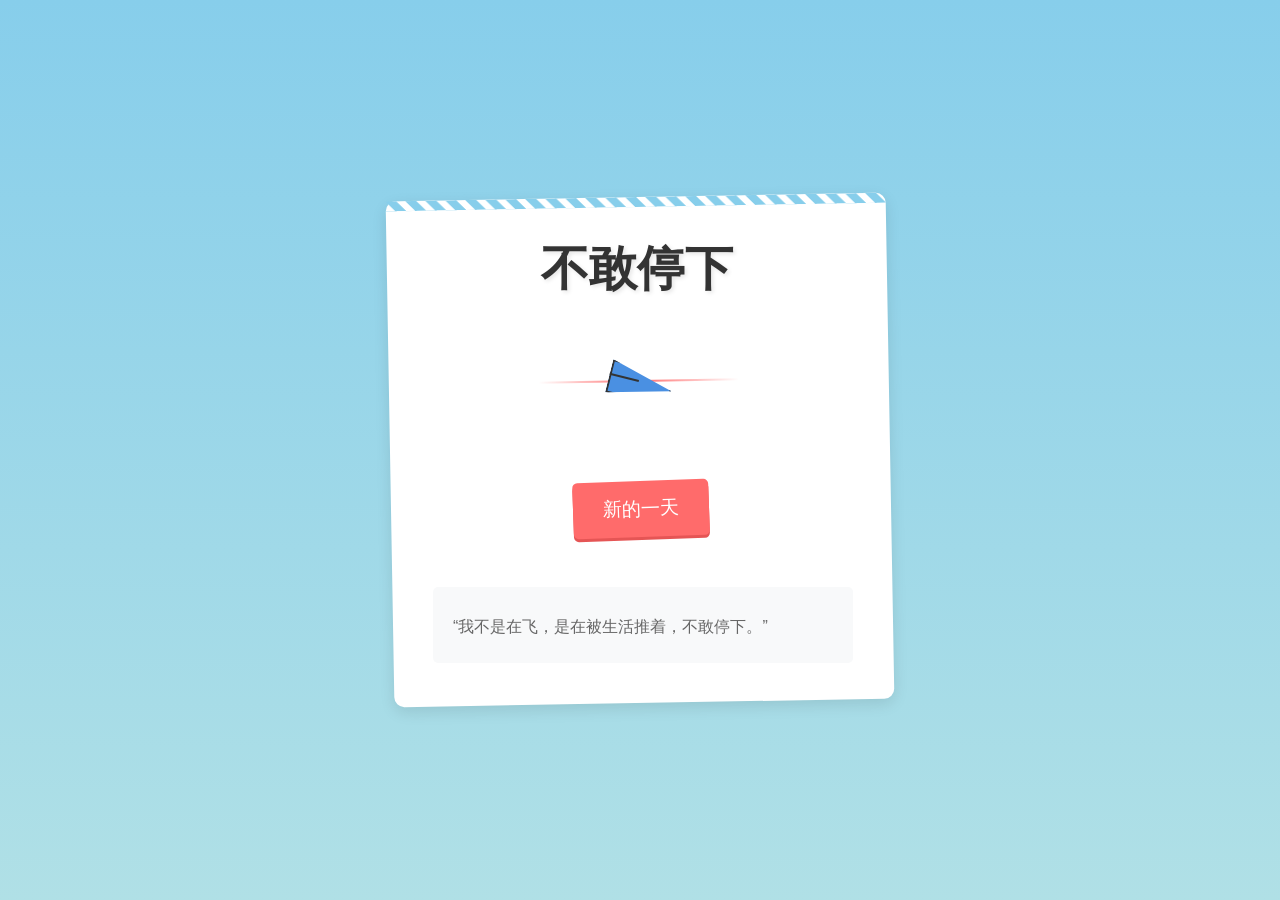
<file: index.html>
<!DOCTYPE html>
<html lang="zh-CN">
<head>
    <meta charset="UTF-8">
    <meta name="viewport" content="width=device-width, initial-scale=1.0">
    <title>不敢停下</title>
    <link rel="stylesheet" href="css/style.css">
</head>
<body>
    <div class="game-container">
        <div class="main-menu">
            <h1 class="game-title">不敢停下</h1>
            <div class="plane-trajectory">
                <div class="trajectory-line"></div>
                <div class="paper-plane-image"></div>
            </div>
            <button class="start-button" onclick="window.location.href='game.html'">新的一天</button>
            <div class="game-rules">
                <h2></h2>
                <p>“我不是在飞，是在被生活推着，不敢停下。”</p>
            </div>
        </div>
    </div>
</body>
</html>
</file>
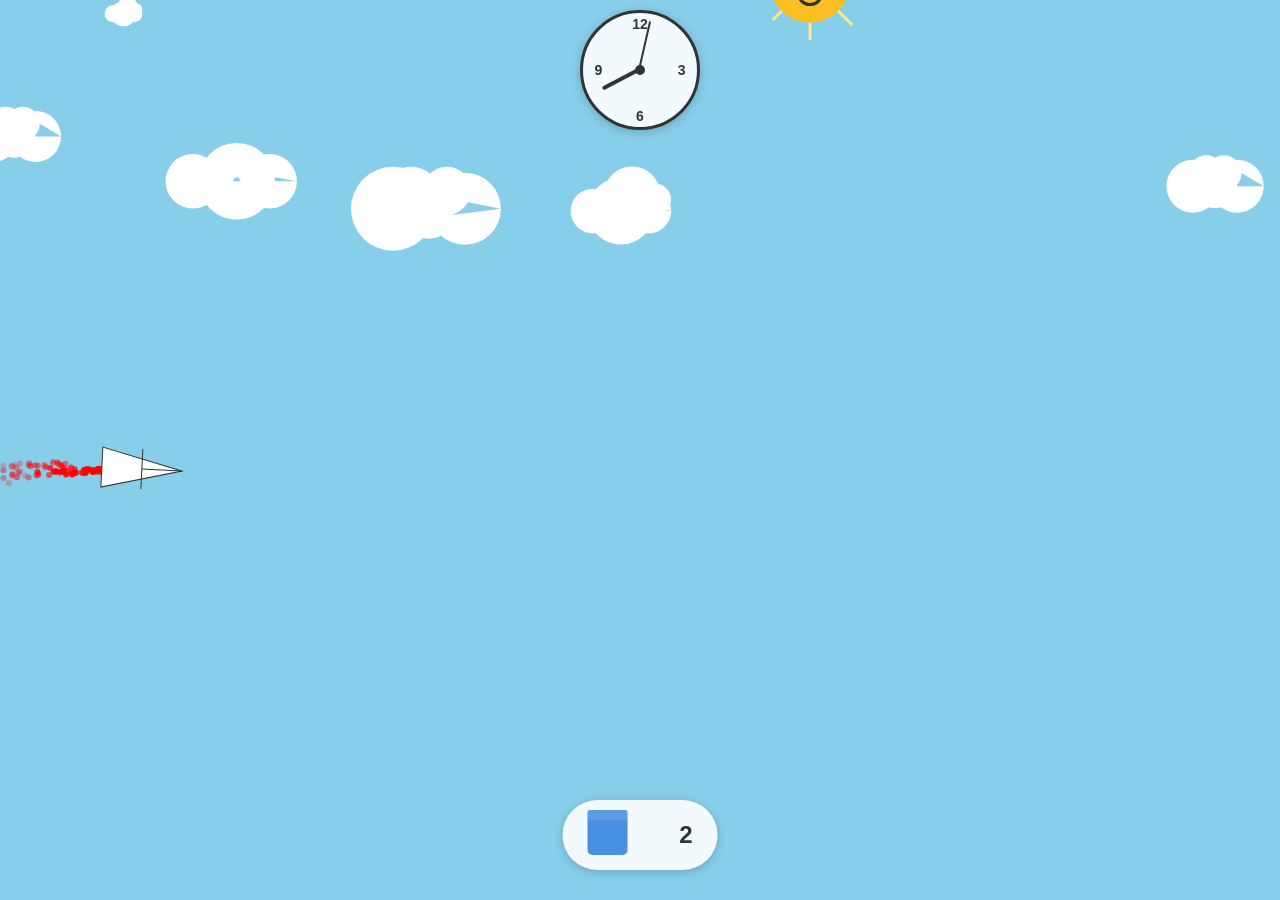
<file: game.html>
<!DOCTYPE html>
<html lang="zh-CN">
<head>
    <meta charset="UTF-8">
    <meta name="viewport" content="width=device-width, initial-scale=1.0">
    <title>不敢停下 - 游戏中</title>
    <link rel="stylesheet" href="css/style.css">
</head>
<body>
    <div class="clock-container">
        <div class="analog-clock">
            <div class="clock-face">
                <div class="hour-hand" id="hourHand"></div>
                <div class="minute-hand" id="minuteHand"></div>
                <div class="center-dot"></div>
                <div class="clock-numbers">
                    <div class="number">12</div>
                    <div class="number">3</div>
                    <div class="number">6</div>
                    <div class="number">9</div>
                </div>
            </div>
        </div>
    </div>
    <div class="work-counter">
        <div class="document-icon"></div>
        <div class="work-count" id="workCount">0</div>
    </div>
    <div class="game-container">
        <canvas id="gameCanvas"></canvas>
    </div>
    <script src="js/game-engine.js"></script>
    <script src="js/particle.js"></script>
    <script src="js/paper-plane.js"></script>
    <script src="js/enemy.js"></script>
    <script src="js/enemies/straight.js"></script>
    <script src="js/enemies/tracker.js"></script>
    <script src="js/enemies/giant.js"></script>
    <script src="js/enemies/left-to-right.js"></script>
    <script src="js/collision.js"></script>
    <script src="js/game-state.js"></script>
    <script src="js/main.js"></script>
</body>
</html>
</file>
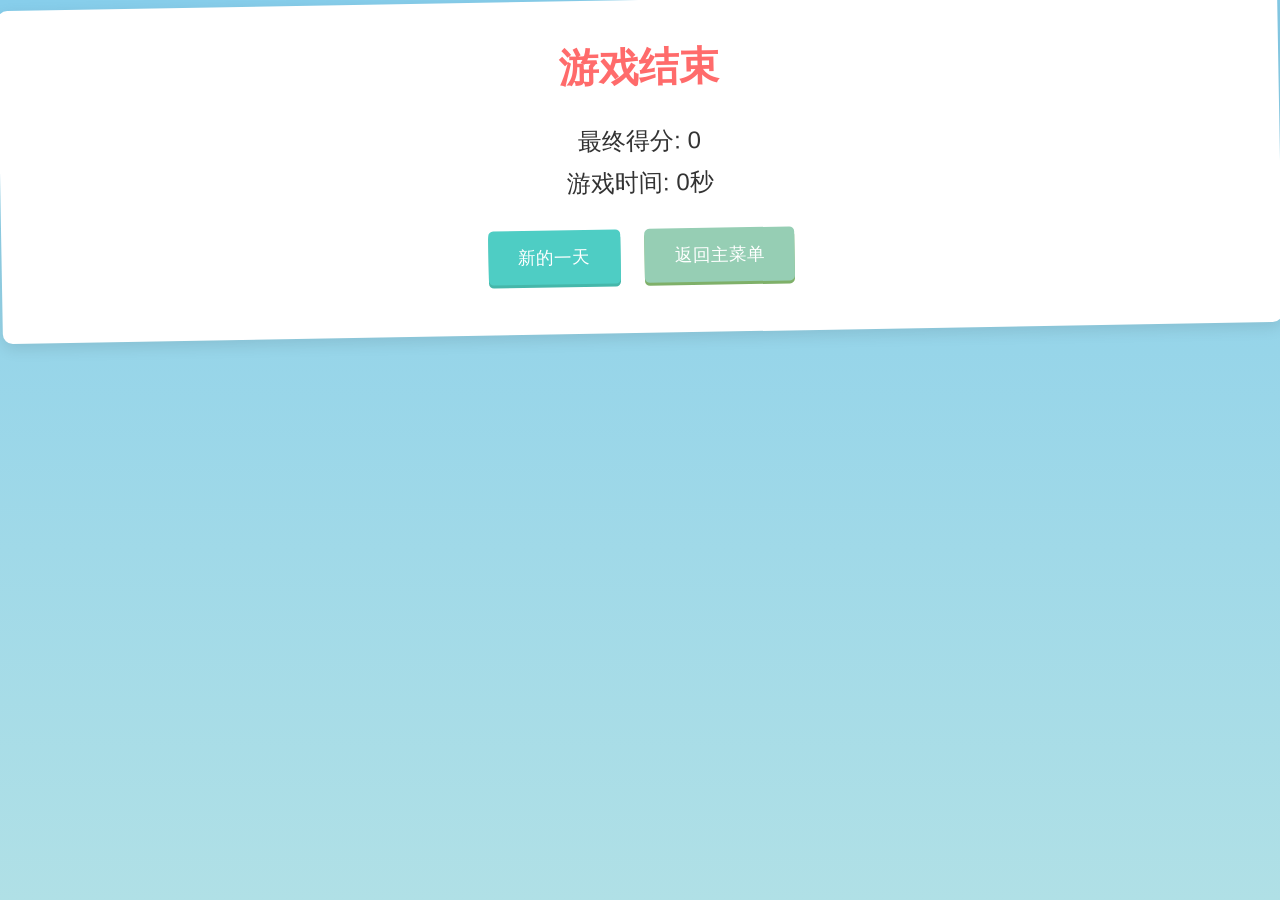
<file: gameover.html>
<!DOCTYPE html>
<html lang="zh-CN">
<head>
    <meta charset="UTF-8">
    <meta name="viewport" content="width=device-width, initial-scale=1.0">
    <title>不敢停下 - 游戏结束</title>
    <link rel="stylesheet" href="css/style.css">
</head>
<body>
    <div class="game-container">
        <div class="game-over">
            <h1>游戏结束</h1>
            <div class="final-score">
                <p>最终得分: <span id="finalScore">0</span></p>
                <p>游戏时间: <span id="finalTime">0</span>秒</p>
            </div>
            <button class="restart-button" onclick="window.location.href='game.html'">新的一天</button>
            <button class="menu-button" onclick="window.location.href='index.html'">返回主菜单</button>
        </div>
    </div>
    <script>
        // 从URL参数中获取得分和时间
        const params = new URLSearchParams(window.location.search);
        const score = params.get('score') || 0;
        const time = params.get('time') || 0;
        
        document.getElementById('finalScore').textContent = score;
        document.getElementById('finalTime').textContent = time;
    </script>
</body>
</html>
</file>
<file: css/style.css>
/* 全局样式 */
* {
    margin: 0;
    padding: 0;
    box-sizing: border-box;
}

body {
    font-family: Arial, Helvetica, sans-serif;
    background-color: #87CEEB;
    overflow: hidden;
}

.clock-container {
    position: fixed;
    top: 10px;
    left: 50%;
    transform: translateX(-50%);
    z-index: 1000;
    text-align: center;
}

.work-counter {
    position: fixed;
    bottom: 30px;
    left: 50%;
    transform: translateX(-50%);
    display: flex;
    align-items: center;
    background-color: rgba(255, 255, 255, 0.9);
    padding: 15px 25px;
    border-radius: 50px;
    box-shadow: 0 2px 10px rgba(0,0,0,0.2);
    z-index: 1000;
}

.document-icon {
    width: 40px;
    height: 40px;
    background-color: #4A90E2;
    border-radius: 5px;
    margin-right: 15px;
    position: relative;
}

.document-icon::before {
    content: '';
    position: absolute;
    top: -5px;
    left: 0;
    width: 100%;
    height: 10px;
    background-color: #5C9CE6;
    border-radius: 2px 2px 0 0;
}

.work-count {
    font-size: 1.5rem;
    font-weight: bold;
    color: #333;
    min-width: 50px;
    text-align: right;
}

.analog-clock {
    width: 120px;
    height: 120px;
}

.clock-face {
    width: 100%;
    height: 100%;
    background-color: rgba(255, 255, 255, 0.9);
    border: 3px solid #333;
    border-radius: 50%;
    position: relative;
    box-shadow: 0 2px 10px rgba(0,0,0,0.2);
}

.hour-hand, .minute-hand {
    position: absolute;
    background-color: #333;
    transform-origin: bottom center;
    left: 50%;
    bottom: 50%;
    border-radius: 4px;
}

.hour-hand {
    width: 4px;
    height: 40px;
    margin-left: -2px;
    z-index: 2;
}

.minute-hand {
    width: 2px;
    height: 50px;
    margin-left: -1px;
    z-index: 1;
}

.center-dot {
    position: absolute;
    width: 10px;
    height: 10px;
    background-color: #333;
    border-radius: 50%;
    top: 50%;
    left: 50%;
    transform: translate(-50%, -50%);
    z-index: 3;
}

.clock-numbers {
    position: absolute;
    width: 100%;
    height: 100%;
    font-size: 14px;
    font-weight: bold;
    color: #333;
}

.number {
    position: absolute;
    transform: translate(-50%, -50%);
}

.number:nth-child(1) {
    top: 10%;
    left: 50%;
}

.number:nth-child(2) {
    top: 50%;
    right: 10%;
    transform: translateY(-50%);
}

.number:nth-child(3) {
    bottom: 10%;
    left: 50%;
    transform: translate(-50%, 50%);
}

.number:nth-child(4) {
    top: 50%;
    left: 10%;
    transform: translateY(-50%);
}

.game-container {
    width: 100vw;
    height: 100vh;
    position: relative;
    background: linear-gradient(to bottom, #87CEEB, #B0E0E6);
    z-index: 1;
}

/* 主菜单样式 */
.main-menu {
    text-align: center;
    background-color: white;
    padding: 40px;
    border-radius: 10px;
    box-shadow: 0 5px 15px rgba(0,0,0,0.1);
    position: absolute;
    top: 50%;
    left: 50%;
    transform: translate(-50%, -50%) rotate(-1deg);
    z-index: 2;
    width: 500px;
    max-width: 90vw;
}

.main-menu::before {
    content: '';
    position: absolute;
    top: 0;
    left: 0;
    right: 0;
    height: 10px;
    background: linear-gradient(45deg, transparent 33.333%, #87CEEB 33.333%, #87CEEB 66.667%, transparent 66.667%);
    background-size: 20px 100%;
}

.game-title {
    font-size: 3rem;
    color: #333;
    margin-bottom: 30px;
    text-shadow: 2px 2px 4px rgba(0,0,0,0.1);
    transform: rotate(1deg);
}

.plane-trajectory {
    position: relative;
    width: 200px;
    height: 100px;
    margin: 30px auto;
}

.trajectory-line {
    position: absolute;
    top: 50%;
    left: 0;
    width: 100%;
    height: 2px;
    background: linear-gradient(to right, transparent, #FF6B6B, transparent);
    transform: translateY(-50%);
    z-index: 1;
}

.paper-plane-image {
    position: absolute;
    top: 50%;
    left: 50%;
    transform: translate(-50%, -50%) rotate(15deg);
    width: 60px;
    height: 30px;
    z-index: 2;
}

.paper-plane-image::before {
    content: '';
    position: absolute;
    top: 0;
    left: 0;
    width: 100%;
    height: 100%;
    background: #4A90E2;
    border: 2px solid #333;
    clip-path: polygon(0 0, 100% 50%, 0 100%);
    box-shadow: 0 4px 8px rgba(0,0,0,0.3);
}

.paper-plane-image::after {
    content: '';
    position: absolute;
    top: 50%;
    left: 0;
    width: 50%;
    height: 2px;
    background: #333;
    transform: translateY(-50%);
}

.start-button {
    background-color: #FF6B6B;
    color: white;
    border: none;
    padding: 15px 30px;
    font-size: 1.2rem;
    border-radius: 5px;
    cursor: pointer;
    margin: 20px 0;
    transform: rotate(-1deg);
    transition: all 0.3s ease;
    box-shadow: 0 3px 0 #E55555;
}

.start-button:hover {
    transform: rotate(0deg) translateY(-2px);
    box-shadow: 0 5px 0 #E55555;
}

.start-button:active {
    transform: rotate(0deg) translateY(3px);
    box-shadow: 0 0 0 #E55555;
}

.game-rules {
    margin-top: 30px;
    text-align: left;
    background-color: #F8F9FA;
    padding: 20px;
    border-radius: 5px;
    transform: rotate(1deg);
}

.game-rules h2 {
    margin-bottom: 10px;
    color: #333;
}

.game-rules p {
    margin: 5px 0;
    color: #666;
}

#gameCanvas {
    width: 100%;
    height: 100%;
    display: block;
}

/* 游戏结束页面样式 */
.game-over {
    text-align: center;
    background-color: white;
    padding: 40px;
    border-radius: 10px;
    box-shadow: 0 5px 15px rgba(0,0,0,0.1);
    transform: rotate(-1deg);
}

.game-over h1 {
    font-size: 2.5rem;
    color: #FF6B6B;
    margin-bottom: 30px;
}

.final-score {
    margin: 20px 0;
    font-size: 1.5rem;
}

.final-score p {
    margin: 10px 0;
    color: #333;
}

.restart-button, .menu-button {
    background-color: #4ECDC4;
    color: white;
    border: none;
    padding: 15px 30px;
    font-size: 1.1rem;
    border-radius: 5px;
    cursor: pointer;
    margin: 10px;
    transition: all 0.3s ease;
    box-shadow: 0 3px 0 #45B7AA;
}

.restart-button:hover, .menu-button:hover {
    transform: translateY(-2px);
    box-shadow: 0 5px 0 #45B7AA;
}

.restart-button:active, .menu-button:active {
    transform: translateY(3px);
    box-shadow: 0 0 0 #45B7AA;
}

.menu-button {
    background-color: #96CEB4;
    box-shadow: 0 3px 0 #7FB069;
}

.menu-button:hover {
    box-shadow: 0 5px 0 #7FB069;
}

.menu-button:active {
    box-shadow: 0 0 0 #7FB069;
}

/* 响应式设计 */
@media (max-width: 850px) {
    .game-header {
        width: 90vw;
    }
    
    #gameCanvas {
        width: 90vw;
        height: 70vh;
    }
    
    .game-title {
        font-size: 2.5rem;
    }
    
    .main-menu, .game-over {
        width: 90vw;
        padding: 30px;
    }
}

@media (max-width: 480px) {
    .game-title {
        font-size: 2rem;
    }
    
    .start-button, .restart-button, .menu-button {
        padding: 12px 24px;
        font-size: 1rem;
    }
    
    .game-rules {
        padding: 15px;
    }
    
    .game-rules h2 {
        font-size: 1.2rem;
    }
    
    .final-score {
        font-size: 1.2rem;
    }
}
</file>
